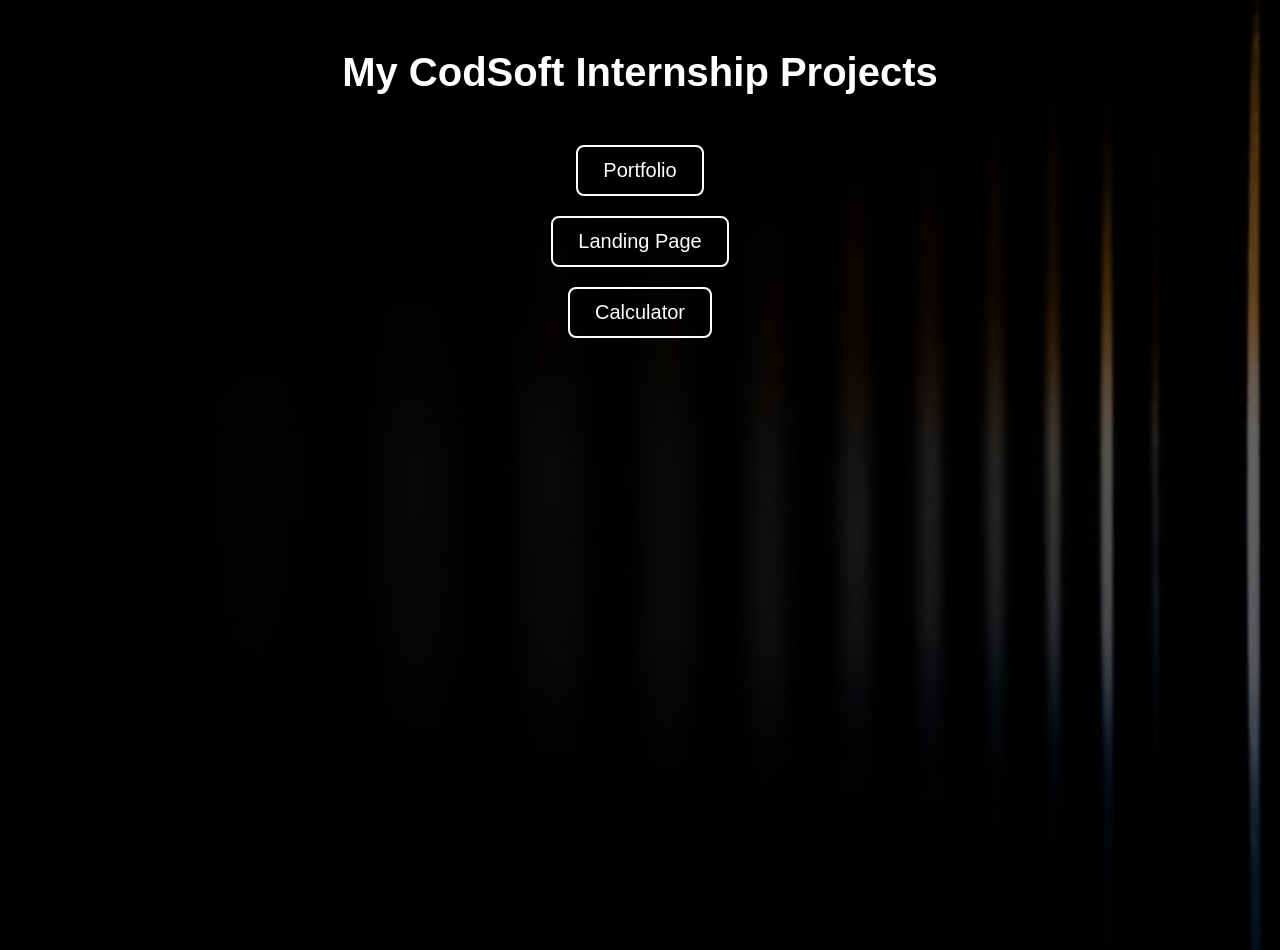
<file: index.html>
<!DOCTYPE html>
<html>
<head>
    <title>CodSoft Projects</title>

    <style>
        body {
            margin: 0;
            font-family: Arial, sans-serif;
            
            
            background: linear-gradient(rgba(0,0,0,0.6), rgba(0,0,0,0.6)),
                        url('image.png');
            background-size: cover;
            background-position: center;
            height: 100vh;
            color: white;
            text-align: center;
        }

        h1 {
            margin-top: 50px;
            font-size: 40px;
        }

        ul {
            list-style: none;
            padding: 0;
            margin-top: 50px;
        }

        li {
            margin: 20px 0;
        }

        a {
            text-decoration: none;
            color: white;
            font-size: 20px;
            padding: 12px 25px;
            border: 2px solid white;
            border-radius: 8px;
            transition: 0.3s;
            display: inline-block;
        }

        a:hover {
            background-color: white;
            color: black;
            transform: scale(1.1);
        }
    </style>

</head>

<body>

    <h1>My CodSoft Internship Projects</h1>
    
    <ul>
        <li><a href="portfolio.html">Portfolio</a></li>
        <li><a href="landing-page.html">Landing Page</a></li>
        <li><a href="calculator.html">Calculator</a></li>
    </ul>

</body>
</html>
</file>
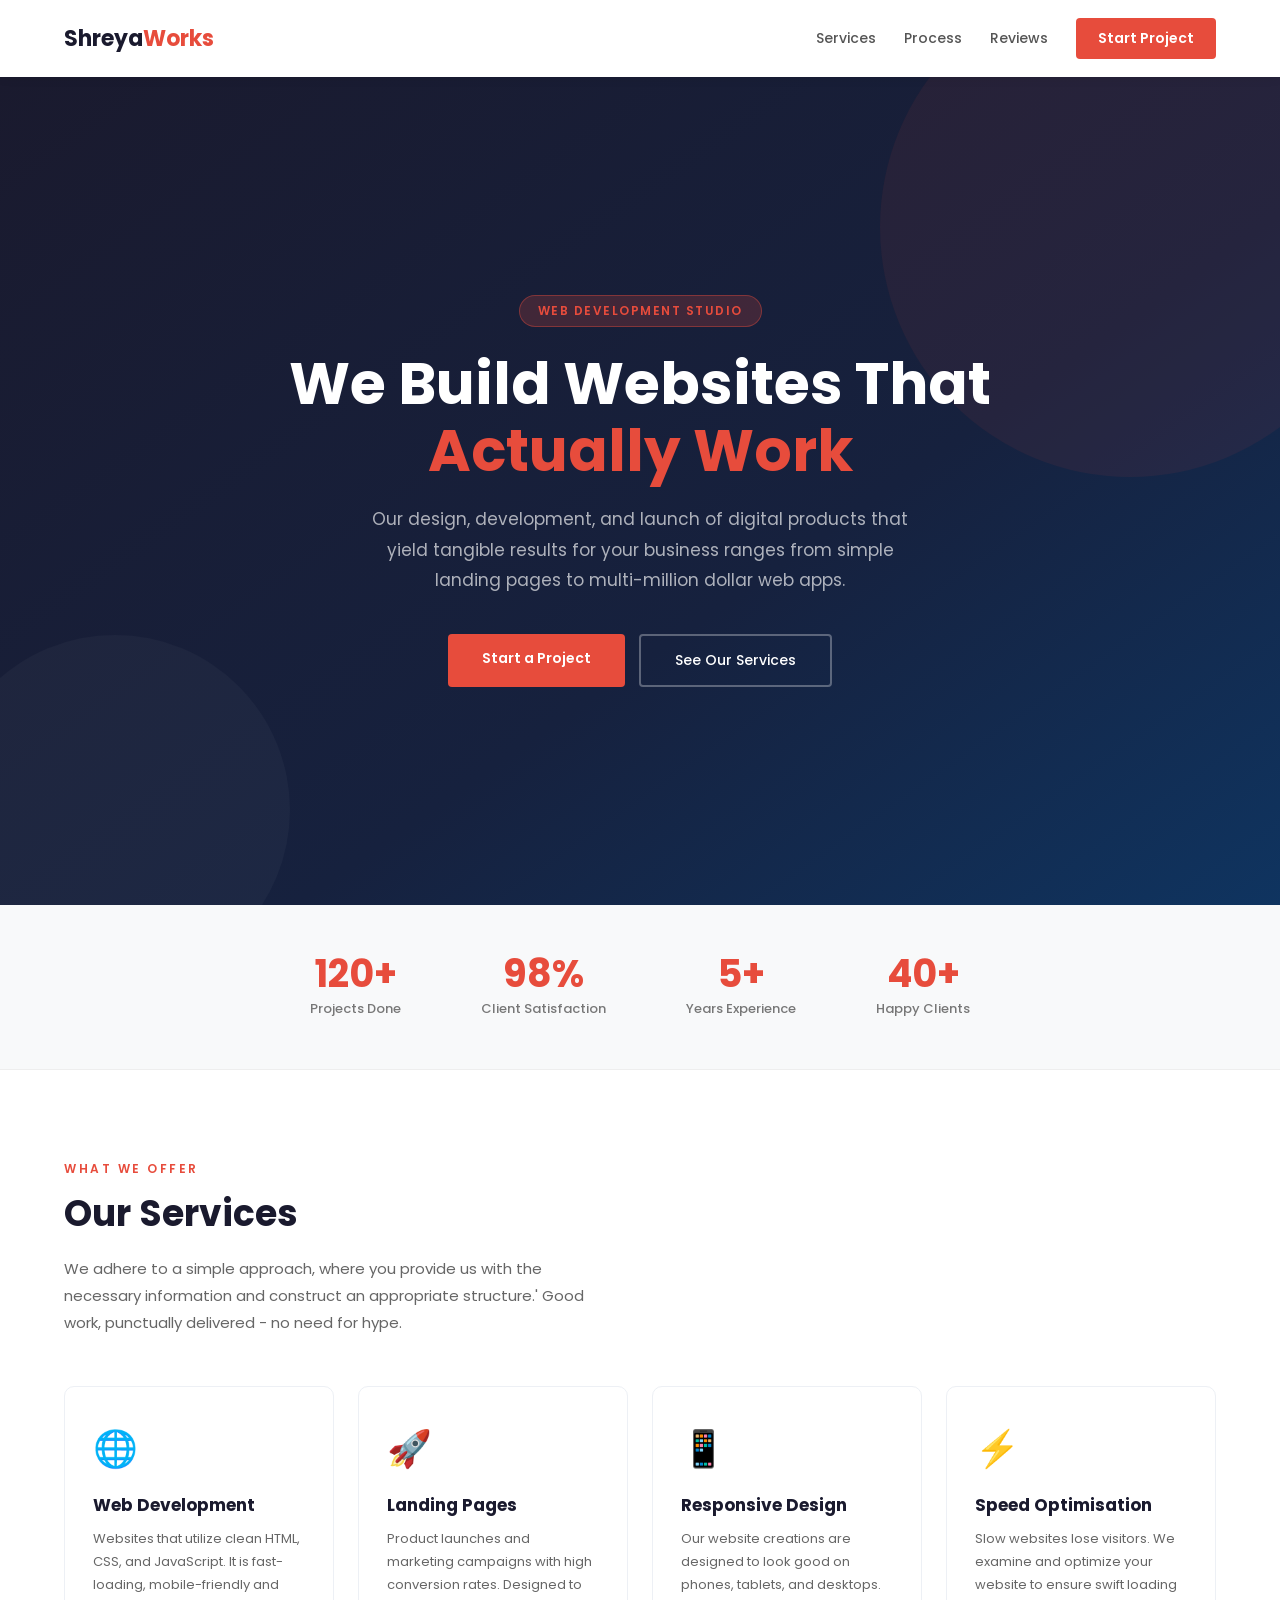
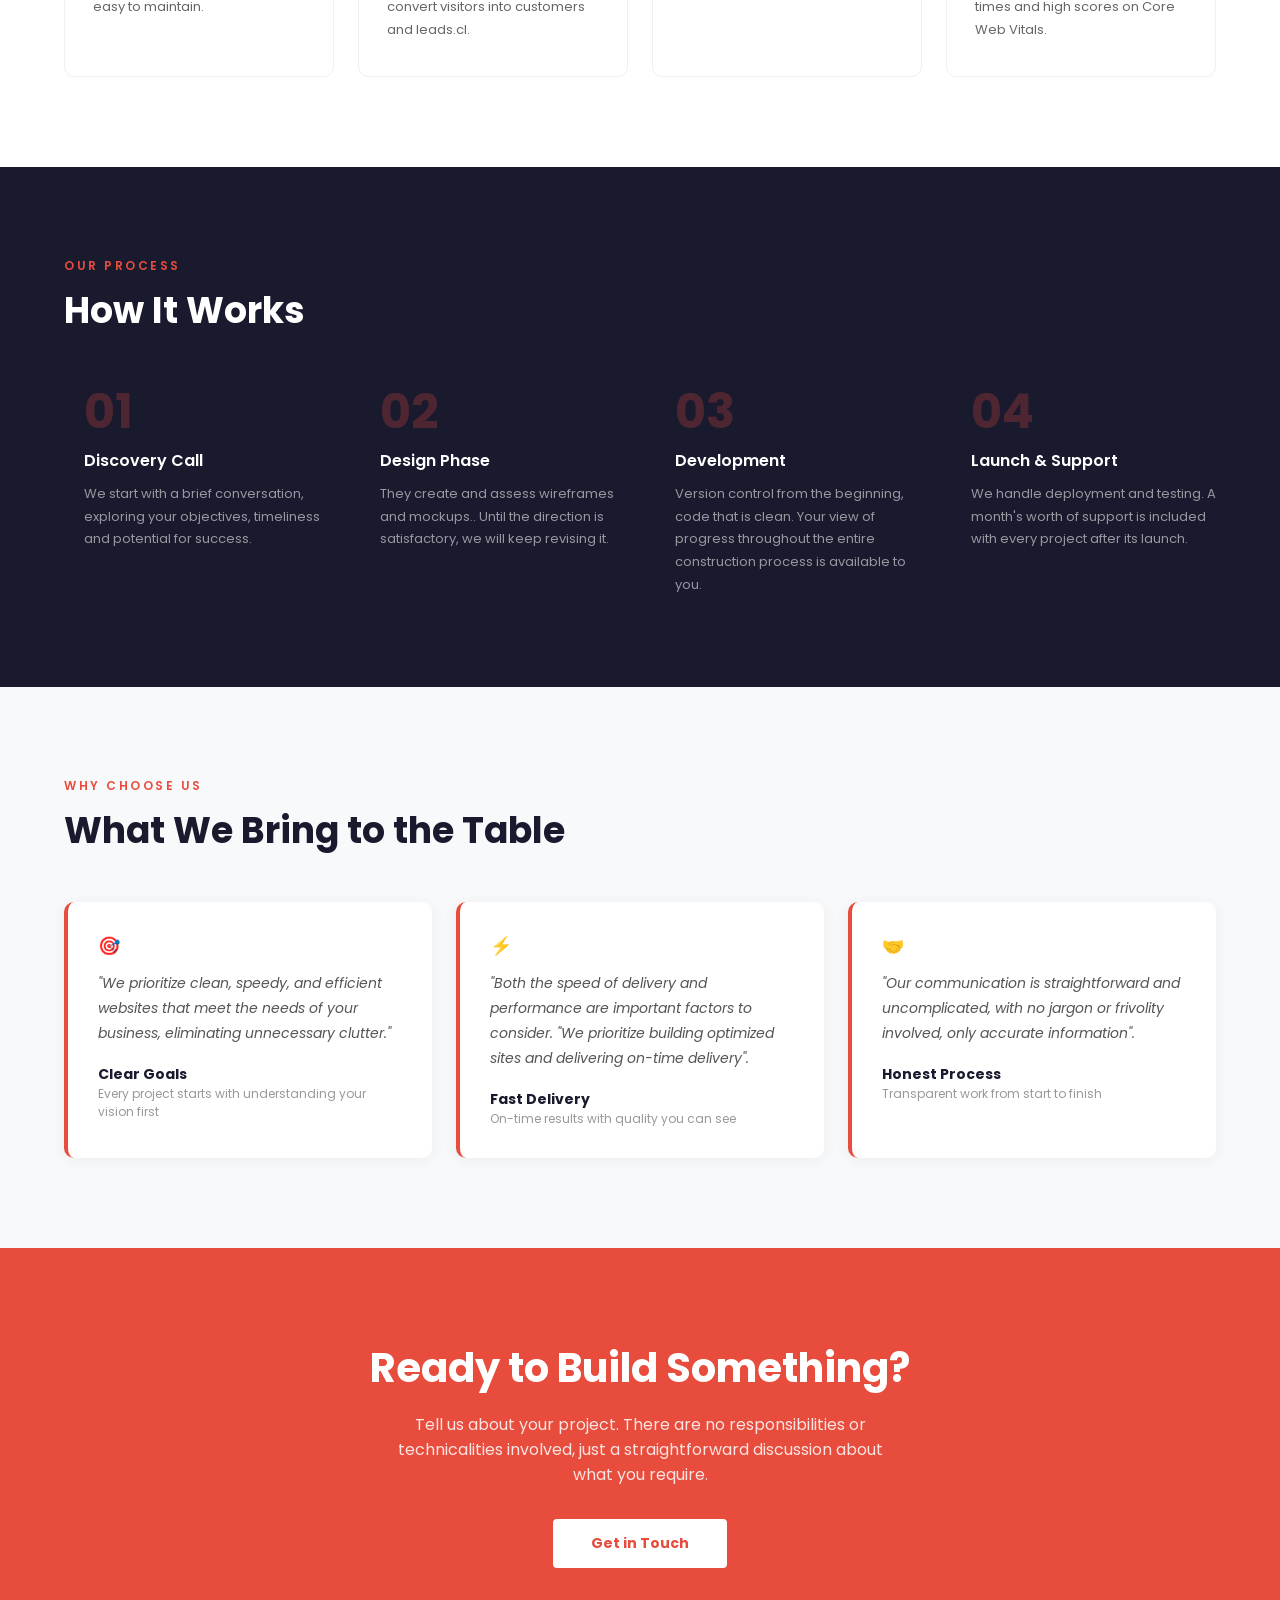
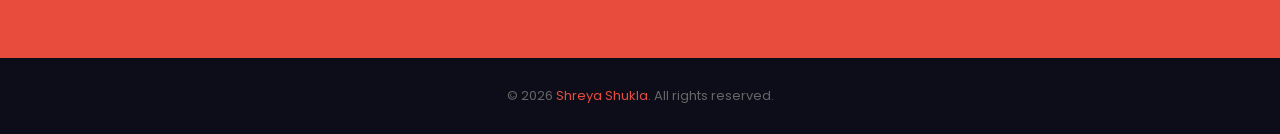
<file: landing-page.html>
<!DOCTYPE html>
<html lang="en">
<head>
    <meta charset="UTF-8">
    <meta name="viewport" content="width=device-width, initial-scale=1.0">
    <title>ShreyaWorks - We Build Websites</title>
    <link rel="preconnect" href="https://fonts.googleapis.com">
    <link href="https://fonts.googleapis.com/css2?family=Poppins:wght@300;400;500;600;700&display=swap" rel="stylesheet">
    <style>

        * {
            margin: 0;
            padding: 0;
            box-sizing: border-box;
        }

        body {
            font-family: 'Poppins', sans-serif;
            background: #fff;
            color: #333;
        }

       
        header {
            display: flex;
            justify-content: space-between;
            align-items: center;
            padding: 18px 64px;
            background: #fff;
            position: sticky;
            top: 0;
            z-index: 100;
            box-shadow: 0 1px 10px rgba(0,0,0,0.08);
        }

        .site-logo {
            font-size: 22px;
            font-weight: 700;
            color: #1a1a2e;
            text-decoration: none;
        }

        .site-logo span { color: #e74c3c; }

        header nav { display: flex; gap: 28px; align-items: center; }

        header nav a {
            text-decoration: none;
            font-size: 14px;
            color: #555;
            font-weight: 500;
            transition: color 0.2s;
        }

        header nav a:hover { color: #e74c3c; }

        .hdr-btn {
            background: #e74c3c;
            color: #fff !important;
            padding: 10px 22px;
            border-radius: 4px;
            font-weight: 600 !important;
        }

        .hdr-btn:hover { background: #c0392b; opacity: 1; }

        
        .hero-section {
            min-height: 92vh;
            display: flex;
            flex-direction: column;
            align-items: center;
            justify-content: center;
            text-align: center;
            padding: 60px 40px;
            background: linear-gradient(145deg, #1a1a2e 0%, #16213e 60%, #0f3460 100%);
            color: #fff;
            position: relative;
            overflow: hidden;
        }

       
        .hero-section::before {
            content: '';
            position: absolute;
            width: 500px;
            height: 500px;
            border-radius: 50%;
            background: rgba(231,76,60,0.07);
            top: -100px;
            right: -100px;
        }

        .hero-section::after {
            content: '';
            position: absolute;
            width: 350px;
            height: 350px;
            border-radius: 50%;
            background: rgba(255,255,255,0.03);
            bottom: -80px;
            left: -60px;
        }

        .hero-badge {
            display: inline-block;
            background: rgba(231,76,60,0.2);
            color: #e74c3c;
            border: 1px solid rgba(231,76,60,0.4);
            padding: 6px 18px;
            border-radius: 20px;
            font-size: 12px;
            font-weight: 600;
            letter-spacing: 1.5px;
            text-transform: uppercase;
            margin-bottom: 24px;
        }

        .hero-section h1 {
            font-size: 58px;
            font-weight: 700;
            line-height: 1.15;
            max-width: 800px;
            margin-bottom: 20px;
            position: relative;
        }

        .hero-section h1 span { color: #e74c3c; }

        .hero-section .sub {
            font-size: 17px;
            color: rgba(255,255,255,0.65);
            max-width: 560px;
            line-height: 1.8;
            margin-bottom: 38px;
            position: relative;
        }

        .hero-actions { display: flex; gap: 14px; justify-content: center; flex-wrap: wrap; position: relative; }

        .btn-red {
            padding: 14px 34px;
            background: #e74c3c;
            color: #fff;
            border-radius: 4px;
            text-decoration: none;
            font-size: 14px;
            font-weight: 600;
            transition: background 0.2s, transform 0.15s;
        }

        .btn-red:hover { background: #c0392b; transform: translateY(-2px); }

        .btn-outline-white {
            padding: 14px 34px;
            border: 2px solid rgba(255,255,255,0.3);
            color: #fff;
            border-radius: 4px;
            text-decoration: none;
            font-size: 14px;
            font-weight: 500;
            transition: border-color 0.2s;
        }

        .btn-outline-white:hover { border-color: #fff; }

        
        .stats-strip {
            background: #f8f9fa;
            padding: 50px 64px;
            display: flex;
            justify-content: center;
            gap: 80px;
            flex-wrap: wrap;
            border-bottom: 1px solid #eee;
        }

        .stat-box { text-align: center; }

        .stat-box .num {
            font-size: 38px;
            font-weight: 700;
            color: #e74c3c;
            line-height: 1;
            margin-bottom: 6px;
        }

        .stat-box .txt {
            font-size: 13px;
            color: #777;
            font-weight: 500;
        }

       
        #services {
            padding: 90px 64px;
            background: #fff;
        }

        #services .sec-label {
            font-size: 12px;
            text-transform: uppercase;
            letter-spacing: 2.5px;
            color: #e74c3c;
            font-weight: 600;
            margin-bottom: 8px;
        }

        #services h2 {
            font-size: 36px;
            font-weight: 700;
            color: #1a1a2e;
            margin-bottom: 14px;
        }

        #services .intro-p {
            font-size: 15px;
            color: #666;
            max-width: 520px;
            line-height: 1.8;
            margin-bottom: 50px;
        }

        .services-list {
            display: grid;
            grid-template-columns: repeat(auto-fit, minmax(240px, 1fr));
            gap: 24px;
        }

        .svc-card {
            padding: 34px 28px;
            border: 1px solid #edf0f5;
            border-radius: 10px;
            transition: box-shadow 0.25s, transform 0.2s, border-color 0.2s;
        }

        .svc-card:hover {
            box-shadow: 0 10px 30px rgba(231,76,60,0.1);
            transform: translateY(-4px);
            border-color: #e74c3c;
        }

        .svc-card .svc-icon {
            font-size: 36px;
            margin-bottom: 16px;
            display: block;
        }

        .svc-card h3 {
            font-size: 17px;
            font-weight: 700;
            color: #1a1a2e;
            margin-bottom: 10px;
        }

        .svc-card p {
            font-size: 13px;
            color: #666;
            line-height: 1.75;
        }

       
        #how {
            background: #1a1a2e;
            padding: 90px 64px;
            color: #fff;
        }

        #how .sec-label {
            font-size: 12px;
            text-transform: uppercase;
            letter-spacing: 2.5px;
            color: #e74c3c;
            font-weight: 600;
            margin-bottom: 8px;
        }

        #how h2 {
            font-size: 36px;
            font-weight: 700;
            margin-bottom: 50px;
        }

        .steps-row {
            display: grid;
            grid-template-columns: repeat(auto-fit, minmax(200px, 1fr));
            gap: 30px;
        }

        .step-box { position: relative; padding-left: 20px; }

        .step-box .s-num {
            font-size: 48px;
            font-weight: 700;
            color: rgba(231,76,60,0.25);
            line-height: 1;
            margin-bottom: 12px;
        }

        .step-box h3 {
            font-size: 16px;
            font-weight: 600;
            margin-bottom: 10px;
            color: #fff;
        }

        .step-box p {
            font-size: 13px;
            color: rgba(255,255,255,0.55);
            line-height: 1.75;
        }

      
        #testimonials {
            padding: 90px 64px;
            background: #f8f9fa;
        }

        #testimonials .sec-label {
            font-size: 12px;
            text-transform: uppercase;
            letter-spacing: 2.5px;
            color: #e74c3c;
            font-weight: 600;
            margin-bottom: 8px;
        }

        #testimonials h2 {
            font-size: 36px;
            font-weight: 700;
            color: #1a1a2e;
            margin-bottom: 44px;
        }

        .testi-row {
            display: grid;
            grid-template-columns: repeat(auto-fit, minmax(280px, 1fr));
            gap: 24px;
        }

        .testi-box {
            background: #fff;
            padding: 30px;
            border-radius: 10px;
            box-shadow: 0 2px 16px rgba(0,0,0,0.05);
            border-left: 4px solid #e74c3c;
        }

        .testi-box .stars {
            font-size: 18px;
            margin-bottom: 12px;
            color: #f39c12;
        }

        .testi-box .quote {
            font-size: 14px;
            color: #555;
            line-height: 1.8;
            font-style: italic;
            margin-bottom: 18px;
        }

        .testi-box .person {
            font-size: 14px;
            font-weight: 700;
            color: #1a1a2e;
        }

        .testi-box .role {
            font-size: 12px;
            color: #999;
        }

       
        #cta {
            padding: 90px 64px;
            background: #e74c3c;
            text-align: center;
            color: #fff;
        }

        #cta h2 {
            font-size: 40px;
            font-weight: 700;
            margin-bottom: 14px;
        }

        #cta p {
            font-size: 16px;
            opacity: 0.85;
            margin-bottom: 32px;
            max-width: 500px;
            margin-left: auto;
            margin-right: auto;
        }

        .btn-white-solid {
            display: inline-block;
            padding: 14px 38px;
            background: #fff;
            color: #e74c3c;
            text-decoration: none;
            border-radius: 4px;
            font-weight: 700;
            font-size: 14px;
            transition: opacity 0.2s;
        }

        .btn-white-solid:hover { opacity: 0.9; }

       
        footer {
            background: #0d0d1a;
            color: #666;
            text-align: center;
            padding: 28px;
            font-size: 13px;
        }

        footer span { color: #e74c3c; }

       
        @media (max-width: 768px) {
            header { padding: 14px 20px; }
            .hero-section h1 { font-size: 34px; }
            .hero-section { padding: 60px 20px; }
            #services, #how, #testimonials, #cta { padding: 60px 20px; }
            .stats-strip { padding: 40px 20px; gap: 40px; }
        }

    </style>
</head>
<body>


<header>
    <a href="#" class="site-logo">Shreya<span>Works</span></a>
    <nav>
        <a href="#services">Services</a>
        <a href="#how">Process</a>
        <a href="#testimonials">Reviews</a>
        <a href="#cta" class="hdr-btn">Start Project</a>
    </nav>
</header>


<section class="hero-section">
    <span class="hero-badge">Web Development Studio</span>
    <h1>We Build Websites That <span>Actually Work</span></h1>
    <p class="sub">Our design, development, and launch of digital products that yield tangible results for your business ranges from simple landing pages to multi-million dollar web apps.</p>
    <div class="hero-actions">
        <a href="#cta" class="btn-red">Start a Project</a>
        <a href="#services" class="btn-outline-white">See Our Services</a>
    </div>
</section>


<div class="stats-strip">
    <div class="stat-box">
        <div class="num">120+</div>
        <div class="txt">Projects Done</div>
    </div>
    <div class="stat-box">
        <div class="num">98%</div>
        <div class="txt">Client Satisfaction</div>
    </div>
    <div class="stat-box">
        <div class="num">5+</div>
        <div class="txt">Years Experience</div>
    </div>
    <div class="stat-box">
        <div class="num">40+</div>
        <div class="txt">Happy Clients</div>
    </div>
</div>


<section id="services">
    <p class="sec-label">What We Offer</p>
    <h2>Our Services</h2>
    <p class="intro-p">We adhere to a simple approach, where you provide us with the necessary information and construct an appropriate structure.' Good work, punctually delivered - no need for hype.</p>

    <div class="services-list">
        <div class="svc-card">
            <span class="svc-icon">🌐</span>
            <h3>Web Development</h3>
            <p>Websites that utilize clean HTML, CSS, and JavaScript. It is fast-loading, mobile-friendly and easy to maintain.</p>
        </div>
        <div class="svc-card">
            <span class="svc-icon">🚀</span>
            <h3>Landing Pages</h3>
            <p>Product launches and marketing campaigns with high conversion rates. Designed to convert visitors into customers and leads.cl.</p>
         
        </div>
        <div class="svc-card">
            <span class="svc-icon">📱</span>
            <h3>Responsive Design</h3>
            <p>Our website creations are designed to look good on phones, tablets, and desktops.</p>
        </div>
        <div class="svc-card">
            <span class="svc-icon">⚡</span>
            <h3>Speed Optimisation</h3>
            <p>Slow websites lose visitors. We examine and optimize your website to ensure swift loading times and high scores on Core Web Vitals.</p>
        </div>
    </div>
</section>


<section id="how">
    <p class="sec-label">Our Process</p>
    <h2>How It Works</h2>
    <div class="steps-row">
        <div class="step-box">
            <div class="s-num">01</div>
            <h3>Discovery Call</h3>
            <p>We start with a brief conversation, exploring your objectives, timeliness and potential for success.</p>
        </div>
        <div class="step-box">
            <div class="s-num">02</div>
            <h3>Design Phase</h3>
            <p>They create and assess wireframes and mockups.. Until the direction is satisfactory, we will keep revising it.</p>
        </div>
        <div class="step-box">
            <div class="s-num">03</div>
            <h3>Development</h3>
            <p>Version control from the beginning, code that is clean. Your view of progress throughout the entire construction process is available to you.</p>
        </div>
        <div class="step-box">
            <div class="s-num">04</div>
            <h3>Launch & Support</h3>
            <p>We handle deployment and testing. A month's worth of support is included with every project after its launch.</p>
        </div>
    </div>
</section>


<section id="testimonials">
    <p class="sec-label">Why Choose Us</p>
    <h2>What We Bring to the Table</h2>
    <div class="testi-row">
        <div class="testi-box">
            <div class="stars">🎯</div>
            <p class="quote">"We prioritize clean, speedy, and efficient websites that meet the needs of your business, eliminating unnecessary clutter."</p>
            <div class="person">Clear Goals</div>
            <div class="role">Every project starts with understanding your vision first</div>
        </div>
        <div class="testi-box">
            <div class="stars">⚡</div>
            <p class="quote">"Both the speed of delivery and performance are important factors to consider. "We prioritize building optimized sites and delivering on-time delivery".</p>
            <div class="person">Fast Delivery</div>
            <div class="role">On-time results with quality you can see</div>
        </div>
        <div class="testi-box">
            <div class="stars">🤝</div>
            <p class="quote">"Our communication is straightforward and uncomplicated, with no jargon or frivolity involved, only accurate information".</p>
            <div class="person">Honest Process</div>
            <div class="role">Transparent work from start to finish</div>
        </div>
    </div>
</section>


<section id="cta">
    <h2>Ready to Build Something?</h2>
    <p>Tell us about your project. There are no responsibilities or technicalities involved, just a straightforward discussion about what you require.</p>
    <a href="mailto:hello@webworks.example" class="btn-white-solid">Get in Touch</a>
</section>
<footer>
    <p>&copy; 2026 <span>Shreya Shukla</span>. All rights reserved.</p>
</footer>

</body>
</html>
</file>
